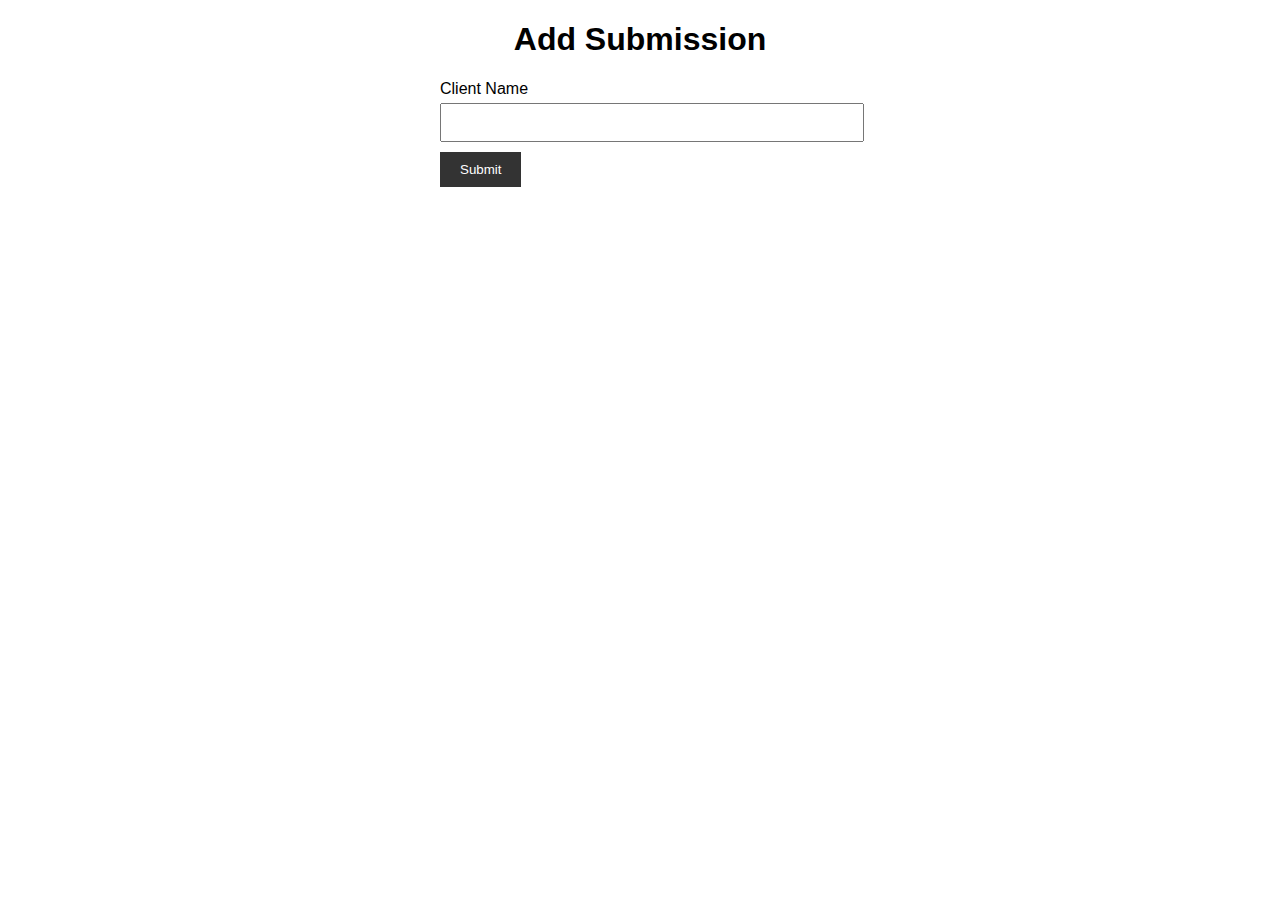
<file: add_submission.html>
<!DOCTYPE html>
<html lang="en">
<head>
    <meta charset="UTF-8">
    <meta name="viewport" content="width=device-width, initial-scale=1.0">
    <title>Add Submission</title>
    <link rel="stylesheet" href="styles.css">
</head>
<body>
    <h1>Add Submission</h1>
    <form>
        <label for="clientName">Client Name</label>
        <input type="text" id="clientName" required>
        <!-- Add other form fields for submission -->
        <button type="submit">Submit</button>
    </form>
</body>
</html>
</file>
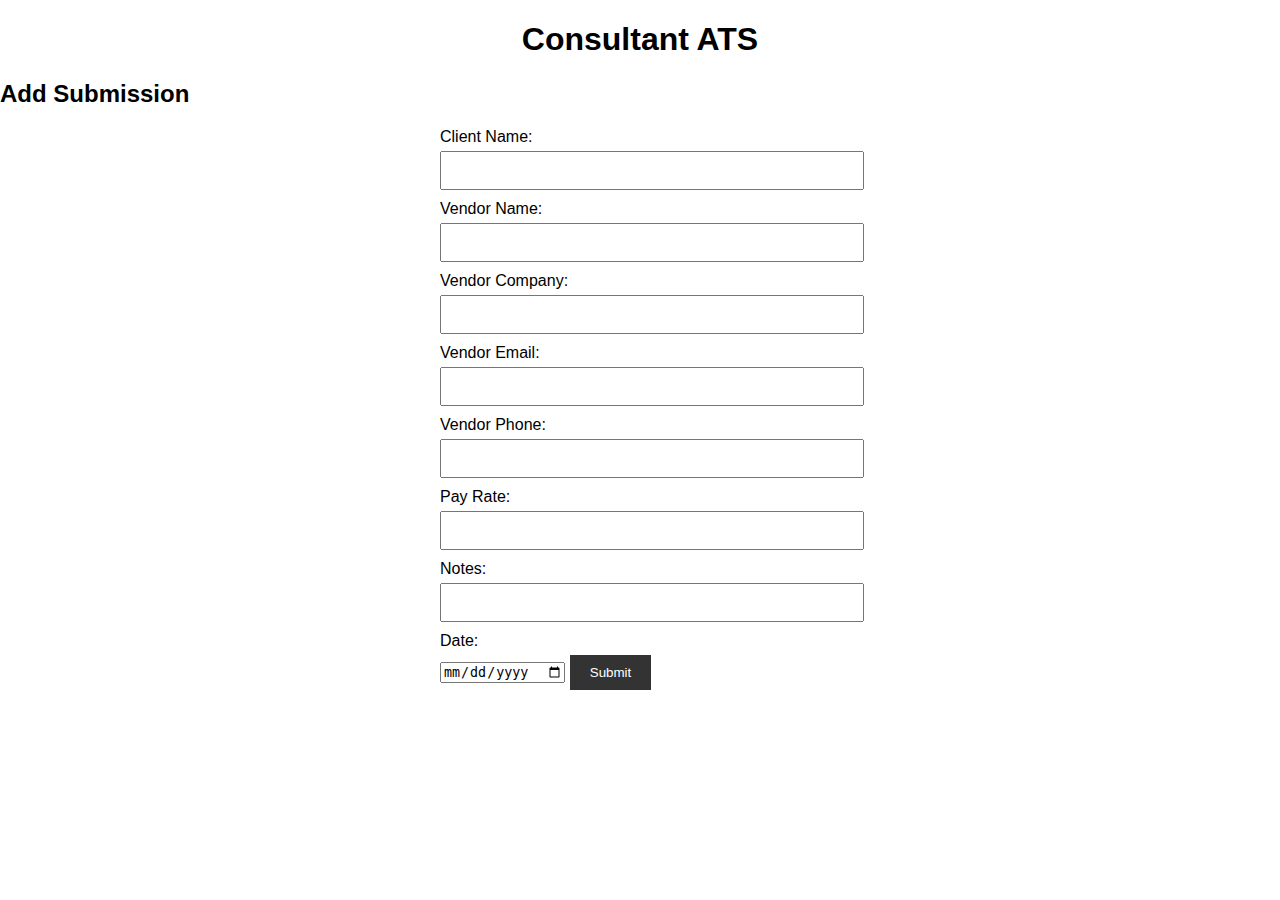
<file: basic.html>
<!DOCTYPE html>
<html lang="en">
<head>
    <meta charset="UTF-8">
    <meta name="viewport" content="width=device-width, initial-scale=1.0">
    <title>Consultant ATS</title>
    <link rel="stylesheet" href="styles.css"> <!-- Link to your CSS file -->
</head>
<body>
    <div class="container">
        <h1>Consultant ATS</h1>
        <h2>Add Submission</h2>
        <form id="submissionForm">
            <label for="clientName">Client Name:</label>
            <input type="text" id="clientName" required>

            <label for="vendorName">Vendor Name:</label>
            <input type="text" id="vendorName" required>

            <label for="vendorCompany">Vendor Company:</label>
            <input type="text" id="vendorCompany" required>

            <label for="vendorEmail">Vendor Email:</label>
            <input type="email" id="vendorEmail" required>

            <label for="vendorPhone">Vendor Phone:</label>
            <input type="text" id="vendorPhone" required>

            <label for="payRate">Pay Rate:</label>
            <input type="text" id="payRate" required>

            <label for="notes">Notes:</label>
            <input type="text" id="notes" required>

            <label for="date">Date:</label>
            <input type="date" id="date" required>

            <button type="submit" id="submitBtn">Submit</button>
        </form>
    </div>

    <script src="script.js"></script> <!-- Link to your JavaScript file -->
</body>
</html>
</file>
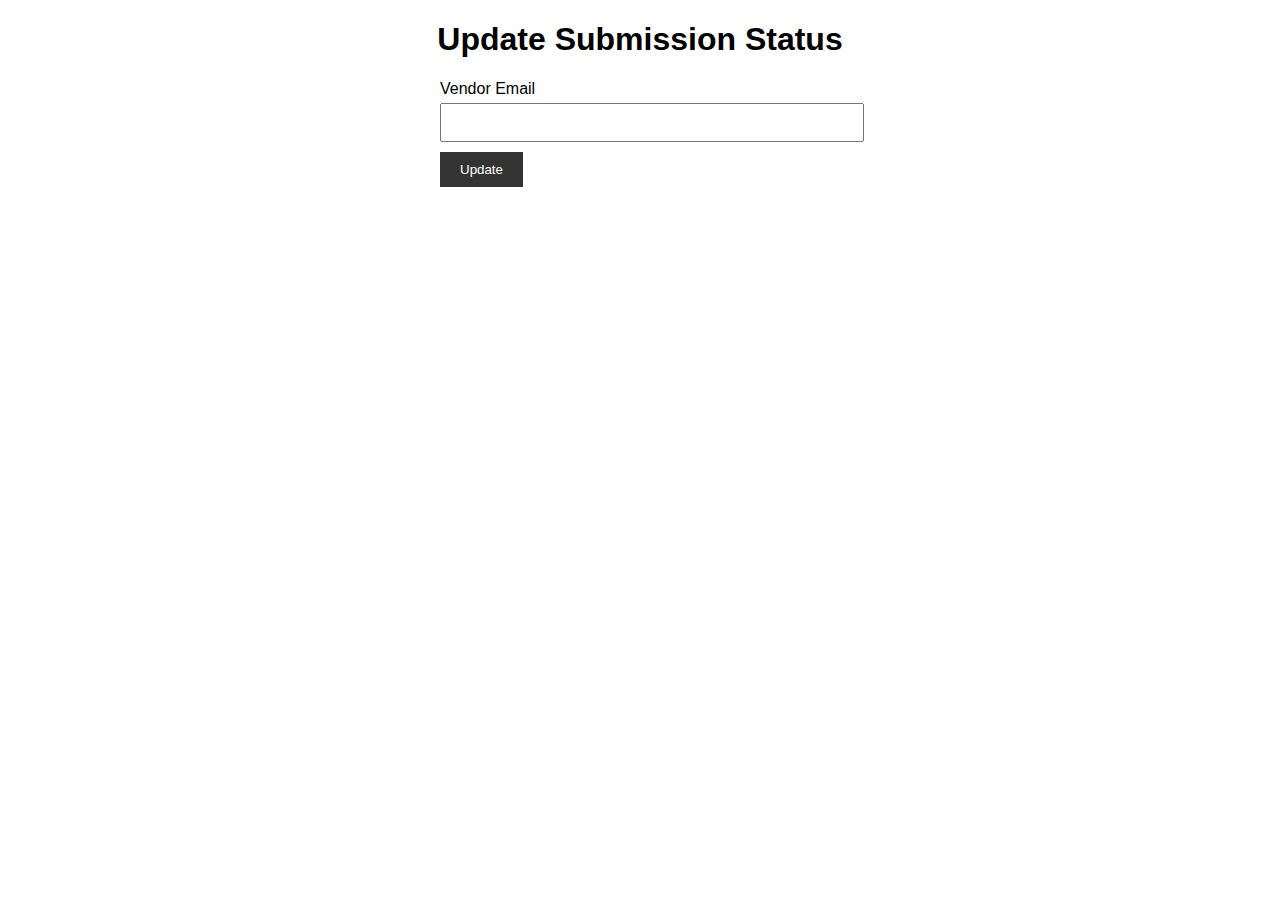
<file: update_status.html>
<!DOCTYPE html>
<html lang="en">
<head>
    <meta charset="UTF-8">
    <meta name="viewport" content="width=device-width, initial-scale=1.0">
    <title>Update Status</title>
    <link rel="stylesheet" href="styles.css">
</head>
<body>
    <h1>Update Submission Status</h1>
    <form>
        <label for="email">Vendor Email</label>
        <input type="email" id="email" required>
        <!-- Add other form fields for updating status -->
        <button type="submit">Update</button>
    </form>
</body>
</html>
</file>
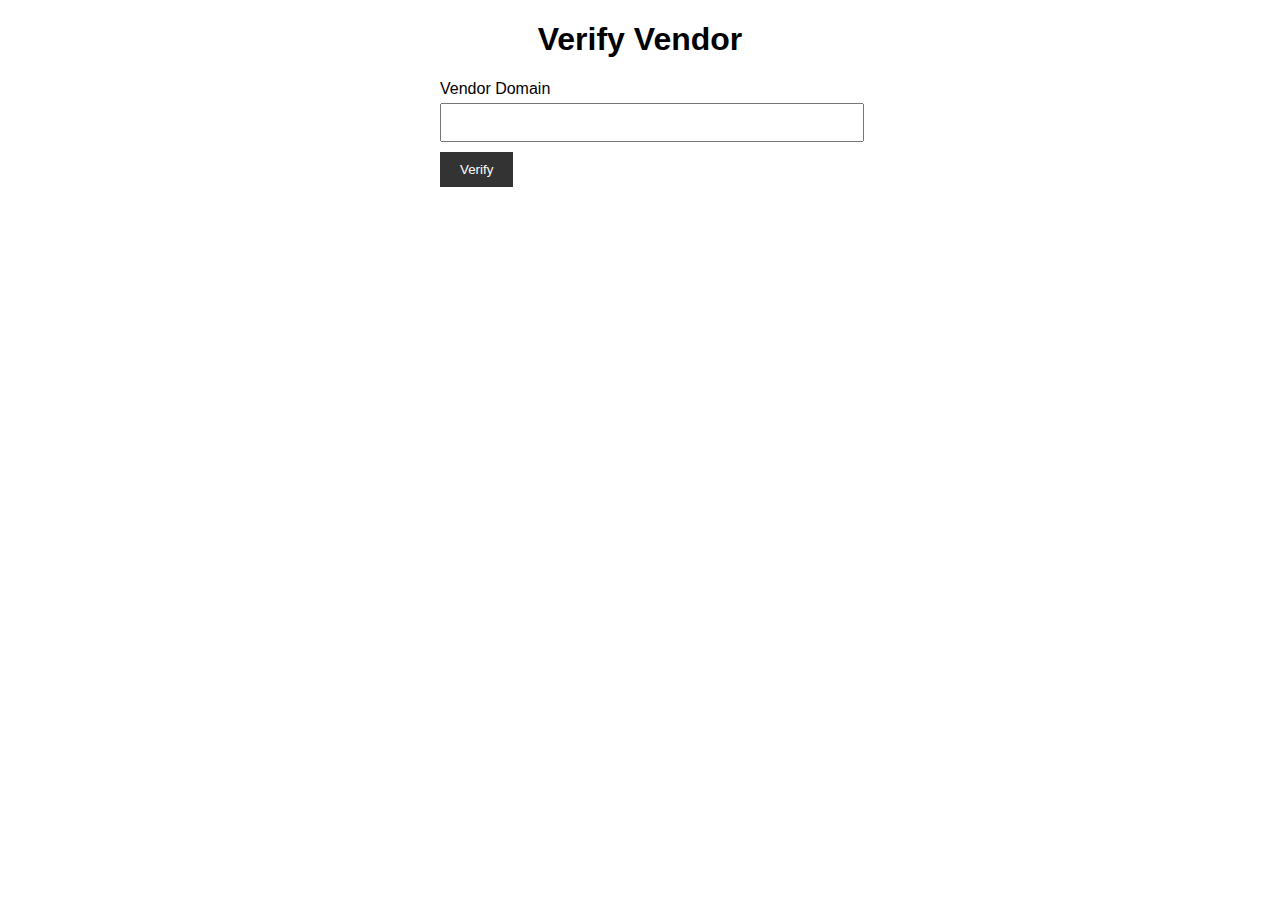
<file: verify_vendor.html>
<!DOCTYPE html>
<html lang="en">
<head>
    <meta charset="UTF-8">
    <meta name="viewport" content="width=device-width, initial-scale=1.0">
    <title>Verify Vendor</title>
    <link rel="stylesheet" href="styles.css">
</head>
<body>
    <h1>Verify Vendor</h1>
    <form>
        <label for="vendorDomain">Vendor Domain</label>
        <input type="text" id="vendorDomain" required>
        <button type="submit">Verify</button>
    </form>
    <div id="verifiedVendorDetails"></div>
</body>
</html>
</file>
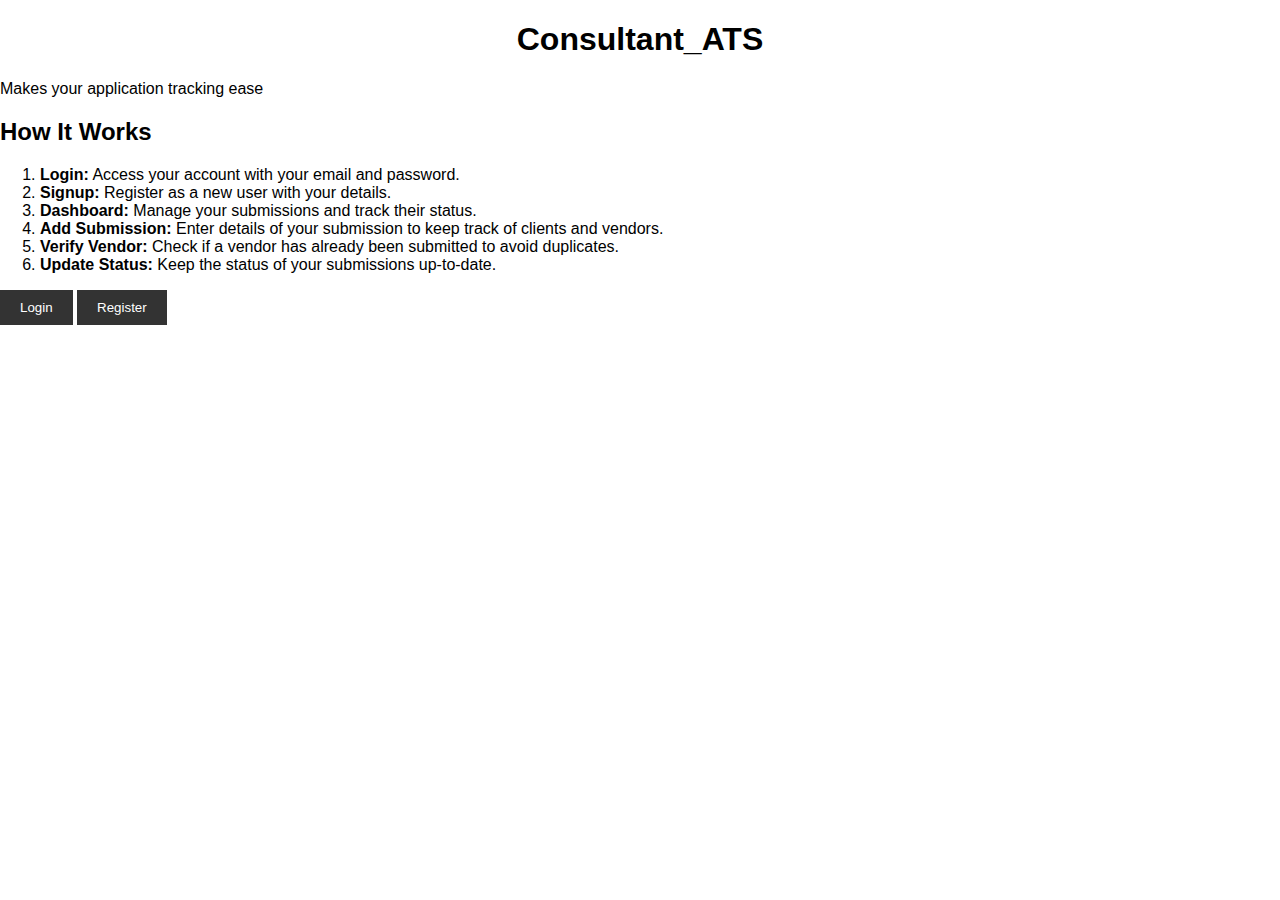
<file: Welcome.html>
<!DOCTYPE html>
<html lang="en">
<head>
    <meta charset="UTF-8">
    <meta name="viewport" content="width=device-width, initial-scale=1.0">
    <title>Consultant_ATS</title>
    <link rel="stylesheet" href="styles.css">
</head>
<body>
    <div class="container">
        <header>
            <h1>Consultant_ATS</h1>
            <p class="tagline">Makes your application tracking ease</p>
        </header>
        <main>
            <section class="workflow">
                <h2>How It Works</h2>
                <ol>
                    <li><strong>Login:</strong> Access your account with your email and password.</li>
                    <li><strong>Signup:</strong> Register as a new user with your details.</li>
                    <li><strong>Dashboard:</strong> Manage your submissions and track their status.</li>
                    <li><strong>Add Submission:</strong> Enter details of your submission to keep track of clients and vendors.</li>
                    <li><strong>Verify Vendor:</strong> Check if a vendor has already been submitted to avoid duplicates.</li>
                    <li><strong>Update Status:</strong> Keep the status of your submissions up-to-date.</li>
                </ol>
            </section>
            <div class="button-container">
                <button class="btn" onclick="window.location.href='/login'">Login</button>
                <button class="btn" onclick="window.location.href='/signup'">Register</button>
            </div>
        </main>
    </div>
</body>
</html>
</file>
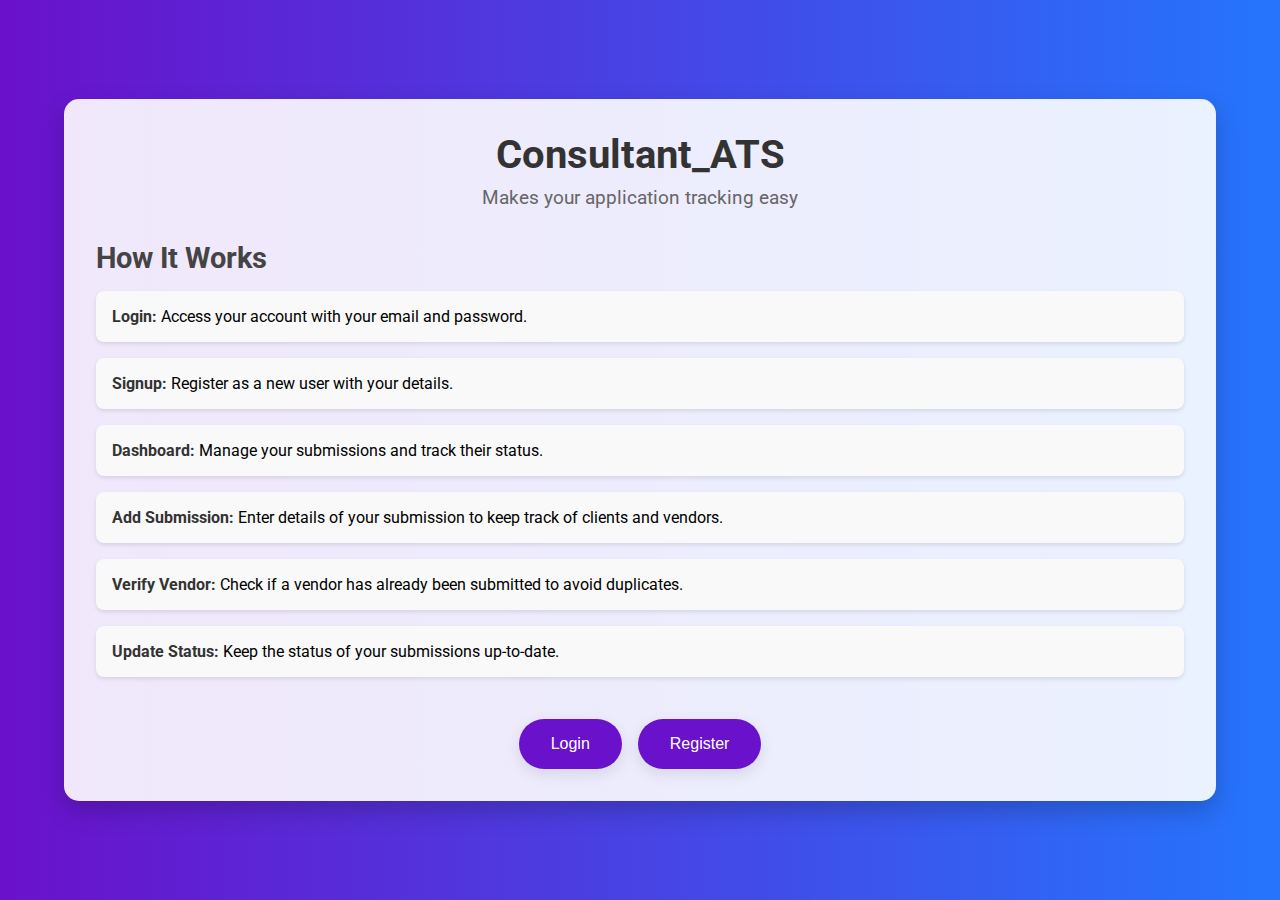
<file: Welcome/Welcome.html>
<!DOCTYPE html>
<html lang="en">
<head>
    <meta charset="UTF-8">
    <meta name="viewport" content="width=device-width, initial-scale=1.0">
    <title>Consultant_ATS</title>
    <link rel="stylesheet" href="styles.css">
</head>
<body>
    <div class="container">
        <header>
            <h1>Consultant_ATS</h1>
            <p class="tagline">Makes your application tracking easy</p>
        </header>
        <main>
            <section class="workflow">
                <h2>How It Works</h2>
                <ol>
                    <li><strong>Login:</strong> Access your account with your email and password.</li>
                    <li><strong>Signup:</strong> Register as a new user with your details.</li>
                    <li><strong>Dashboard:</strong> Manage your submissions and track their status.</li>
                    <li><strong>Add Submission:</strong> Enter details of your submission to keep track of clients and vendors.</li>
                    <li><strong>Verify Vendor:</strong> Check if a vendor has already been submitted to avoid duplicates.</li>
                    <li><strong>Update Status:</strong> Keep the status of your submissions up-to-date.</li>
                </ol>
            </section>
            <div class="button-container">
                <button class="btn" id="loginBtn">Login</button>
                <button class="btn" id="signupBtn">Register</button>
            </div>
        </main>
    </div>
    <script src="script.js"></script>
</body>
</html>
</file>
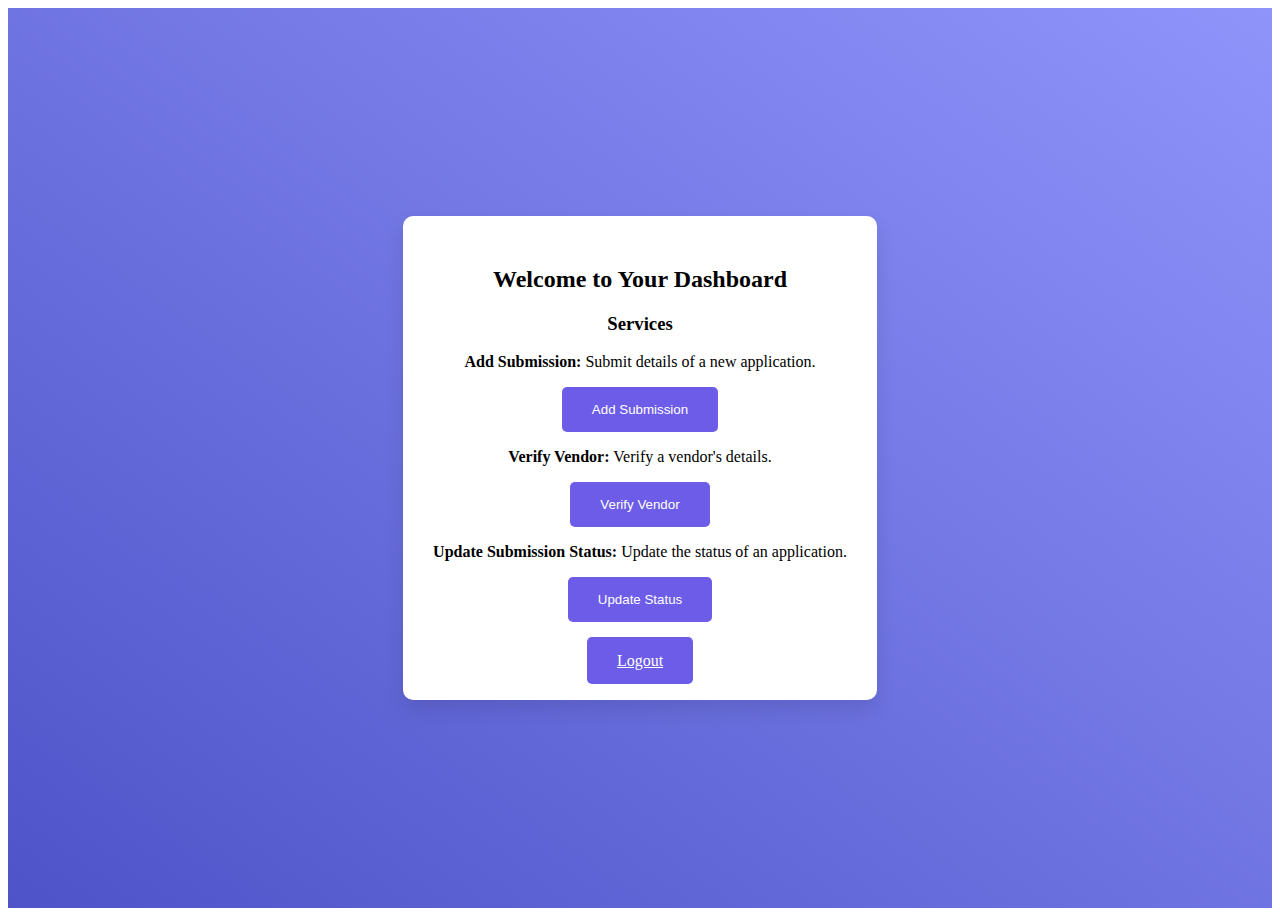
<file: Welcome/Dashboard/dashboard.html>
<!DOCTYPE html>
<html lang="en">
<head>
    <meta charset="UTF-8">
    <meta name="viewport" content="width=device-width, initial-scale=1.0">
    <title>User Dashboard - Consultant_ATS</title>
    <link rel="stylesheet" href="styles.css">
</head>
<body>
    <div class="dashboard-container">
        <div class="dashboard-content">
            <h2>Welcome to Your Dashboard</h2>
            <section class="service-section">
                <h3>Services</h3>
                <p><strong>Add Submission:</strong> Submit details of a new application.</p>
                <button id="addSubmissionBtn" class="btn">Add Submission</button>
                <p><strong>Verify Vendor:</strong> Verify a vendor's details.</p>
                <button id="verifyVendorBtn" class="btn">Verify Vendor</button>
                <p><strong>Update Submission Status:</strong> Update the status of an application.</p>
                <button id="updateStatusBtn" class="btn">Update Status</button>
            </section>
            <a href="logout.html" class="btn">Logout</a>
        </div>
    </div>
    <script src="dashboard.js"></script>
</body>
</html>
</file>
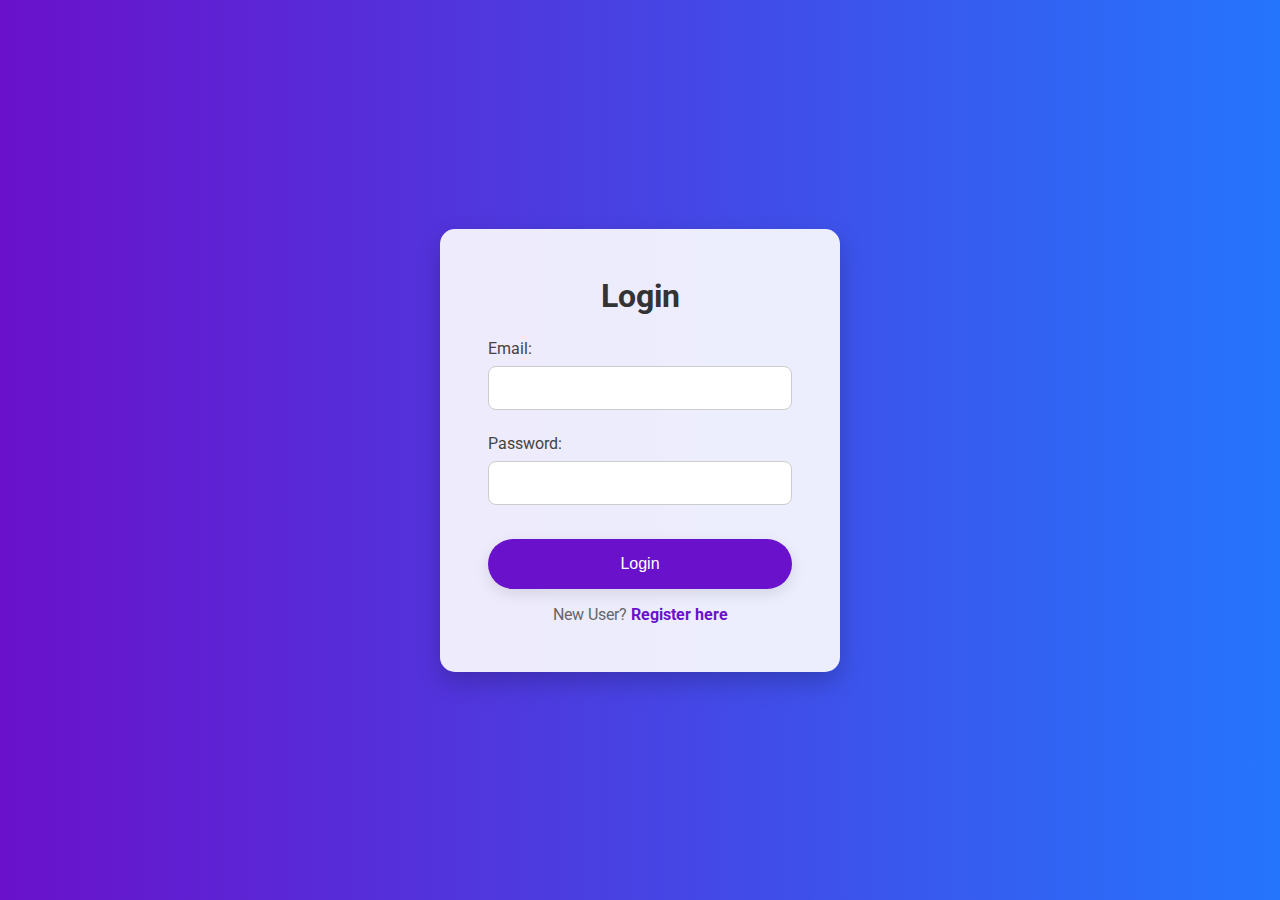
<file: Welcome/Login/login.html>
<!DOCTYPE html>
<html lang="en">
<head>
    <meta charset="UTF-8">
    <meta name="viewport" content="width=device-width, initial-scale=1.0">
    <title>Login - Consultant_ATS</title>
    <link rel="stylesheet" href="styles.css">
</head>
<body>
    <div class="login-container">
        <div class="login-box">
            <h2>Login</h2>
            <form id="loginForm">
                <div class="input-group">
                    <label for="email">Email:</label>
                    <input type="email" id="email" name="email" required>
                </div>
                <div class="input-group">
                    <label for="password">Password:</label>
                    <input type="password" id="password" name="password" required>
                </div>
                <button type="submit" class="btn">Login</button>
                <p class="signup-link">New User? <a href="file:///C:\Users\tharu\Desktop\Basic UI\Welcome\Register\register.html">Register here</a></p>
            </form>
        </div>
    </div>
    <script src="login.js"></script>
</body>
</html>
</file>
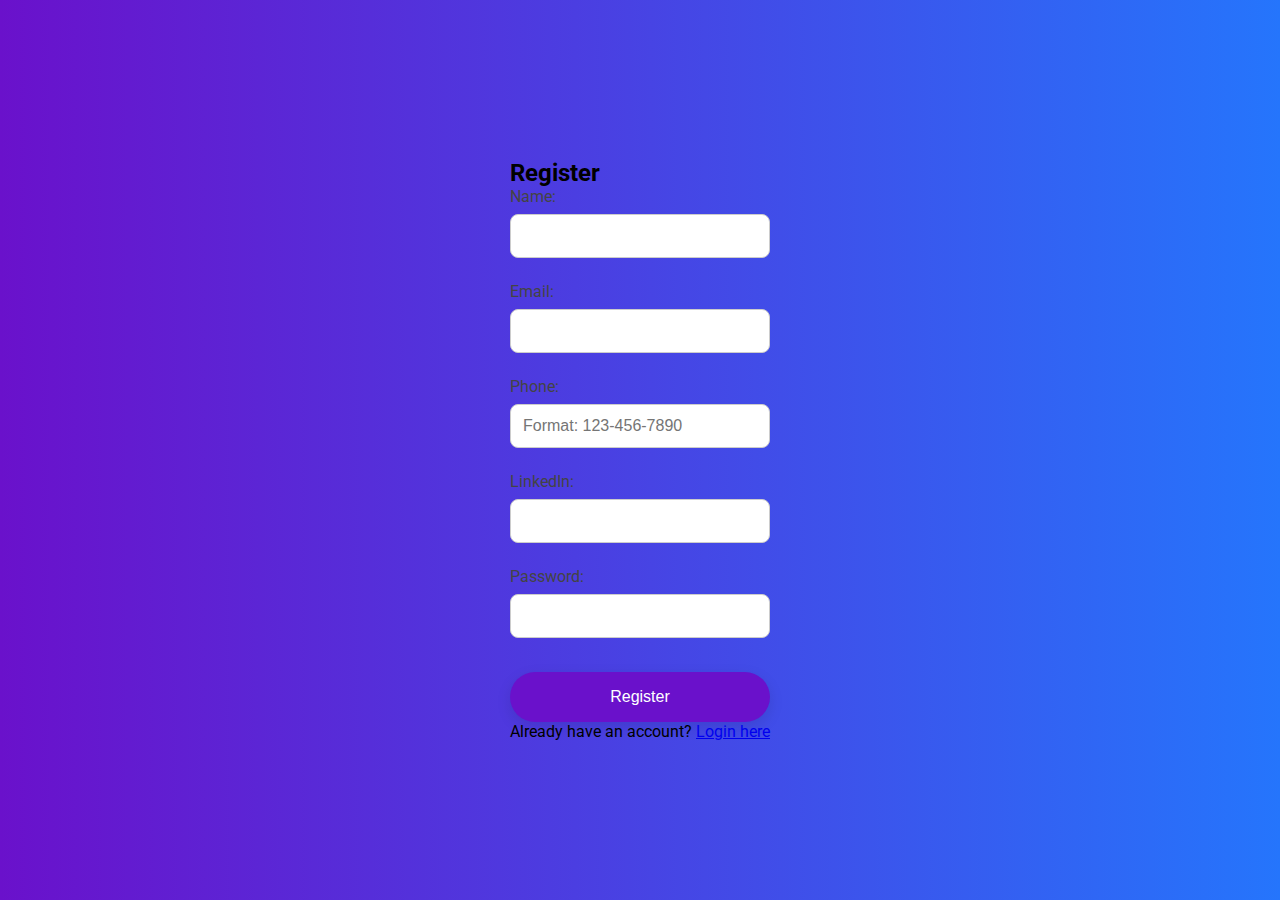
<file: Welcome/Register/register.html>
<!DOCTYPE html>
<html lang="en">
<head>
    <meta charset="UTF-8">
    <meta name="viewport" content="width=device-width, initial-scale=1.0">
    <title>Register - Consultant_ATS</title>
    <link rel="stylesheet" href="styles.css">
</head>
<body>
    <div class="signup-container">
        <div class="signup-box">
            <h2>Register</h2>
            <form id="signupForm">
                <div class="input-group">
                    <label for="name">Name:</label>
                    <input type="text" id="name" name="name" required>
                </div>
                <div class="input-group">
                    <label for="email">Email:</label>
                    <input type="email" id="email" name="email" required>
                </div>
                <div class="input-group">
                    <label for="phone">Phone:</label>
                    <input type="tel" id="phone" name="phone" pattern="[0-9]{3}-[0-9]{3}-[0-9]{4}" placeholder="Format: 123-456-7890" required>
                </div>
                <div class="input-group">
                    <label for="linkedin">LinkedIn:</label>
                    <input type="text" id="linkedin" name="linkedin">
                </div>
                <div class="input-group">
                    <label for="password">Password:</label>
                    <input type="password" id="password" name="password" required>
                </div>
                <button type="submit" class="btn">Register</button>
                <p class="login-link">Already have an account? <a href="file:///C:/Users/tharu/Desktop/Basic%20UI/Welcome/Login/login.html">Login here</a></p>
            </form>
        </div>
    </div>
    <script src="register.js"></script>
</body>
</html>
</file>
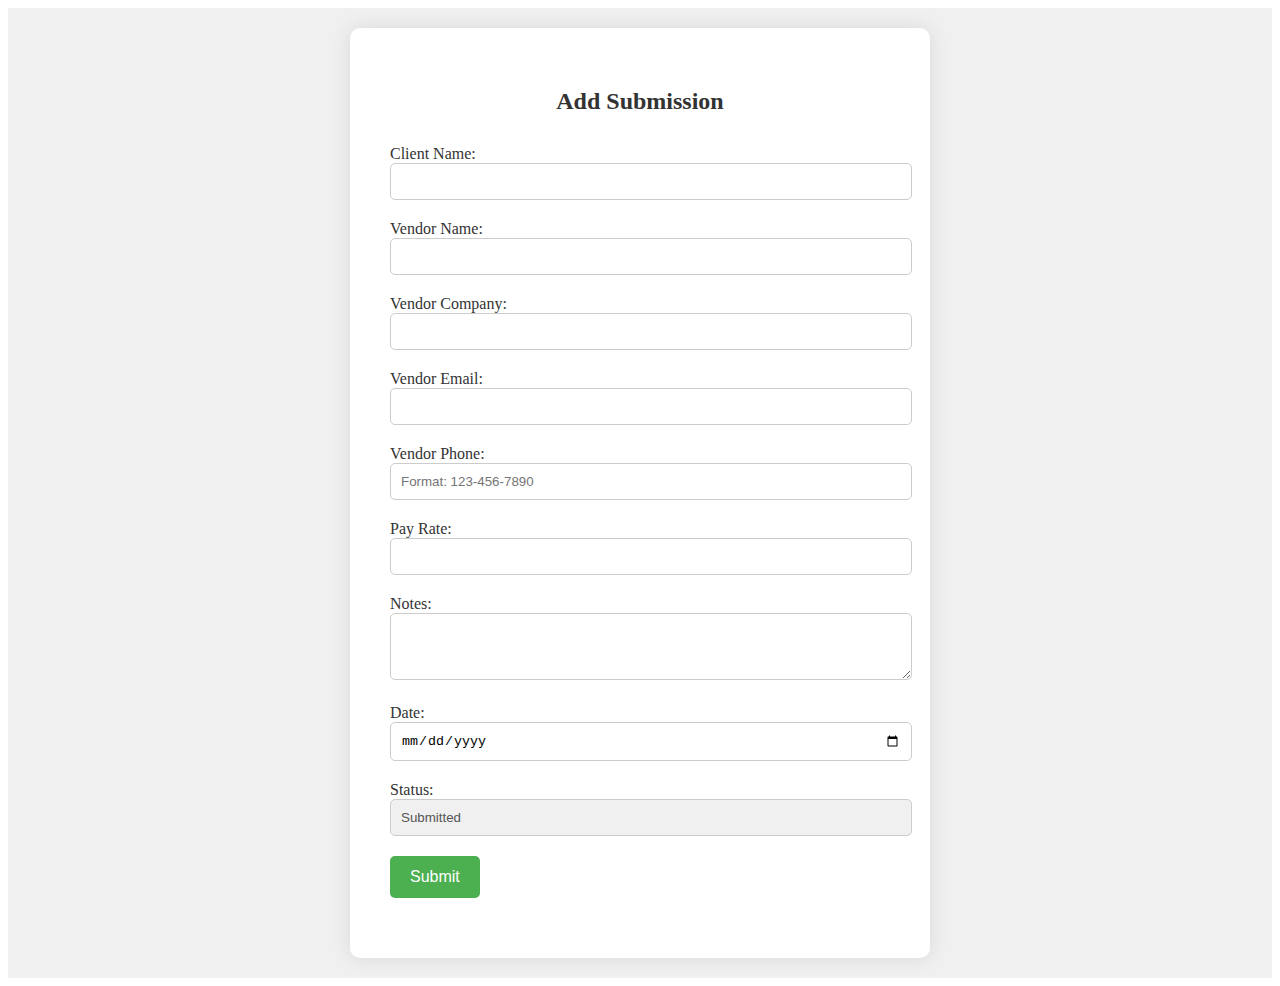
<file: Welcome/Dashboard/AddSubmission/add_submission.html>
<!DOCTYPE html>
<html lang="en">
<head>
    <meta charset="UTF-8">
    <meta name="viewport" content="width=device-width, initial-scale=1.0">
    <title>Add Submission - Consultant_ATS</title>
    <link rel="stylesheet" href="styles.css">
</head>
<body>
    <div class="container">
        <div class="content">
            <h2>Add Submission</h2>
            <form id="submissionForm">
                <div class="form-group">
                    <label for="clientName">Client Name:</label>
                    <input type="text" id="clientName" name="clientName" required>
                </div>
                <div class="form-group">
                    <label for="vendorName">Vendor Name:</label>
                    <input type="text" id="vendorName" name="vendorName" required>
                </div>
                <div class="form-group">
                    <label for="vendorCompany">Vendor Company:</label>
                    <input type="text" id="vendorCompany" name="vendorCompany" required>
                </div>
                <div class="form-group">
                    <label for="vendorEmail">Vendor Email:</label>
                    <input type="email" id="vendorEmail" name="vendorEmail" required>
                </div>
                <div class="form-group">
                    <label for="vendorPhone">Vendor Phone:</label>
                    <input type="tel" id="vendorPhone" name="vendorPhone" pattern="[0-9]{3}-[0-9]{3}-[0-9]{4}" placeholder="Format: 123-456-7890" required>
                </div>
                <div class="form-group">
                    <label for="payRate">Pay Rate:</label>
                    <input type="text" id="payRate" name="payRate" required>
                </div>
                <div class="form-group">
                    <label for="notes">Notes:</label>
                    <textarea id="notes" name="notes" rows="3"></textarea>
                </div>
                <div class="form-group">
                    <label for="date">Date:</label>
                    <input type="date" id="date" name="date" required>
                </div>
                <!-- Status Form Group -->
                <div class="form-group">
                    <label for="status">Status:</label>
                    <input type="text" id="status" name="status" value="Submitted" readonly>
                </div>
                <!-- Submit Button -->
                <div class="form-group">
                    <button type="submit" class="btn">Submit</button>
                </div>
            </form>
        </div>
    </div>
    <script src="add_submission.js"></script>
</body>
</html>
</file>
<file: styles.css>
body {
    font-family: Arial, sans-serif;
    margin: 0;
    padding: 0;
}

nav {
    background-color: #333;
    color: #fff;
    padding: 10px;
}

nav ul {
    list-style-type: none;
    margin: 0;
    padding: 0;
}

nav ul li {
    display: inline;
    margin-right: 20px;
}

nav ul li a {
    color: #fff;
    text-decoration: none;
}

h1 {
    text-align: center;
}

form {
    max-width: 400px;
    margin: 0 auto;
}

label {
    display: block;
    margin-bottom: 5px;
}

input[type="text"],
input[type="email"] {
    width: 100%;
    padding: 10px;
    margin-bottom: 10px;
}

button {
    background-color: #333;
    color: #fff;
    padding: 10px 20px;
    border: none;
    cursor: pointer;
}

button:hover {
    background-color: #555;
}
</file>
<file: Welcome/styles.css>
@import url('https://fonts.googleapis.com/css2?family=Roboto:wght@400;700&display=swap');

* {
    margin: 0;
    padding: 0;
    box-sizing: border-box;
}

body {
    font-family: 'Roboto', sans-serif;
    background: linear-gradient(to right, #6a11cb, #2575fc);
    display: flex;
    justify-content: center;
    align-items: center;
    min-height: 100vh;
    margin: 0;
    overflow-y: scroll;
}

.container {
    background: rgba(255, 255, 255, 0.9);
    padding: 2rem;
    border-radius: 15px;
    box-shadow: 0 10px 25px rgba(0, 0, 0, 0.2);
    max-width: 90%;
    width: 100%;
    max-height: 90vh;
    overflow-y: auto;
    text-align: center;
    margin: 20px;
}

header h1 {
    font-size: 2.5rem;
    color: #333;
    margin-bottom: 0.5rem;
}

.tagline {
    font-size: 1.2rem;
    color: #666;
    margin-bottom: 2rem;
}

.workflow {
    text-align: left;
    margin-bottom: 2rem;
}

.workflow h2 {
    font-size: 1.8rem;
    color: #444;
    margin-bottom: 1rem;
}

.workflow ol {
    list-style: none;
    padding: 0;
}

.workflow ol li {
    background: #f9f9f9;
    margin-bottom: 1rem;
    padding: 1rem;
    border-radius: 8px;
    box-shadow: 0 2px 4px rgba(0, 0, 0, 0.1);
    opacity: 0;
    transform: translateY(20px);
    transition: all 0.5s ease;
}

.workflow ol li.show {
    opacity: 1;
    transform: translateY(0);
}

.workflow ol li strong {
    color: #333;
}

.button-container {
    display: flex;
    justify-content: center;
    gap: 1rem;
    flex-wrap: wrap;
}

.btn {
    background-color: #6a11cb;
    border: none;
    color: white;
    padding: 1rem 2rem;
    text-align: center;
    text-decoration: none;
    display: inline-block;
    font-size: 1rem;
    border-radius: 25px;
    transition: background-color 0.3s, transform 0.3s;
    box-shadow: 0 5px 15px rgba(0, 0, 0, 0.1);
    margin-top: 10px;
}

.btn:hover {
    background-color: #2575fc;
    cursor: pointer;
    transform: translateY(-3px);
}

.btn:active {
    transform: translateY(1px);
}

/* Responsive Design */
@media (max-width: 768px) {
    .container {
        padding: 1.5rem;
    }

    header h1 {
        font-size: 2rem;
    }

    .tagline {
        font-size: 1rem;
    }

    .workflow h2 {
        font-size: 1.5rem;
    }

    .btn {
        padding: 0.8rem 1.5rem;
        font-size: 0.9rem;
    }
}
</file>
<file: Welcome/Dashboard/styles.css>
/* Dashboard Container */
.dashboard-container {
    display: flex;
    justify-content: center;
    align-items: center;
    height: 100vh;
    background: linear-gradient(to right top, #4e54c8, #8f94fb);
}

/* Dashboard Content */
.dashboard-content {
    background-color: #fff;
    padding: 30px;
    border-radius: 10px;
    box-shadow: 0 10px 20px rgba(0, 0, 0, 0.1);
    text-align: center;
    animation: fadeIn 0.5s ease-out;
}

@keyframes fadeIn {
    0% {
        opacity: 0;
        transform: translateY(-20px);
    }
    100% {
        opacity: 1;
        transform: translateY(0);
    }
}

/* Service Section */
.service-section {
    margin-bottom: 30px;
}

/* Service Buttons */
.btn {
    background-color: #6c5ce7;
    color: #fff;
    padding: 15px 30px;
    border: none;
    border-radius: 5px;
    cursor: pointer;
    transition: background-color 0.3s, transform 0.3s;
}

.btn:hover {
    background-color: #4a3dc6;
    transform: translateY(-3px);
}

/* Logout Button */
.logout-btn {
    background-color: #ff6b6b;
}

.logout-btn:hover {
    background-color: #e74c3c;
}
</file>
<file: Welcome/Login/styles.css>
@import url('https://fonts.googleapis.com/css2?family=Roboto:wght@400;700&display=swap');

* {
    margin: 0;
    padding: 0;
    box-sizing: border-box;
}

body {
    font-family: 'Roboto', sans-serif;
    background: linear-gradient(to right, #6a11cb, #2575fc);
    display: flex;
    justify-content: center;
    align-items: center;
    min-height: 100vh;
    margin: 0;
}

.login-container {
    background: rgba(255, 255, 255, 0.9);
    padding: 2rem;
    border-radius: 15px;
    box-shadow: 0 10px 25px rgba(0, 0, 0, 0.2);
    max-width: 400px;
    width: 100%;
    text-align: center;
}

.login-box {
    max-width: 100%;
    width: 100%;
    padding: 1rem;
}

.login-box h2 {
    font-size: 2rem;
    color: #333;
    margin-bottom: 1.5rem;
}

.input-group {
    margin-bottom: 1.5rem;
    text-align: left;
}

.input-group label {
    font-size: 1rem;
    color: #444;
    margin-bottom: 0.5rem;
    display: block;
}

.input-group input {
    width: 100%;
    padding: 0.75rem;
    border: 1px solid #ccc;
    border-radius: 8px;
    font-size: 1rem;
}

.btn {
    background-color: #6a11cb;
    border: none;
    color: white;
    padding: 1rem 2rem;
    text-align: center;
    text-decoration: none;
    display: inline-block;
    font-size: 1rem;
    border-radius: 25px;
    transition: background-color 0.3s, transform 0.3s;
    box-shadow: 0 5px 15px rgba(0, 0, 0, 0.1);
    margin-top: 10px;
    width: 100%;
}

.btn:hover {
    background-color: #2575fc;
    cursor: pointer;
    transform: translateY(-3px);
}

.btn:active {
    transform: translateY(1px);
}

.signup-link {
    margin-top: 1rem;
    font-size: 1rem;
    color: #666;
}

.signup-link a {
    color: #6a11cb;
    text-decoration: none;
    font-weight: bold;
}

.signup-link a:hover {
    text-decoration: underline;
}

/* Responsive Design */
@media (max-width: 768px) {
    .login-container {
        padding: 1.5rem;
    }

    .login-box h2 {
        font-size: 1.5rem;
    }

    .input-group label {
        font-size: 0.9rem;
    }

    .input-group input {
        padding: 0.5rem;
    }

    .btn {
        padding: 0.8rem 1.5rem;
        font-size: 0.9rem;
    }
}
</file>
<file: Welcome/Register/styles.css>
@import url('https://fonts.googleapis.com/css2?family=Roboto:wght@400;700&display=swap');

* {
    margin: 0;
    padding: 0;
    box-sizing: border-box;
}

body {
    font-family: 'Roboto', sans-serif;
    background: linear-gradient(to right, #6a11cb, #2575fc);
    display: flex;
    justify-content: center;
    align-items: center;
    min-height: 100vh;
    margin: 0;
}

.login-container {
    background: rgba(255, 255, 255, 0.9);
    padding: 2rem;
    border-radius: 15px;
    box-shadow: 0 10px 25px rgba(0, 0, 0, 0.2);
    max-width: 400px;
    width: 100%;
    text-align: center;
}

.login-box {
    max-width: 100%;
    width: 100%;
    padding: 1rem;
}

.login-box h2 {
    font-size: 2rem;
    color: #333;
    margin-bottom: 1.5rem;
}

.input-group {
    margin-bottom: 1.5rem;
    text-align: left;
}

.input-group label {
    font-size: 1rem;
    color: #444;
    margin-bottom: 0.5rem;
    display: block;
}

.input-group input {
    width: 100%;
    padding: 0.75rem;
    border: 1px solid #ccc;
    border-radius: 8px;
    font-size: 1rem;
}

.btn {
    background-color: #6a11cb;
    border: none;
    color: white;
    padding: 1rem 2rem;
    text-align: center;
    text-decoration: none;
    display: inline-block;
    font-size: 1rem;
    border-radius: 25px;
    transition: background-color 0.3s, transform 0.3s;
    box-shadow: 0 5px 15px rgba(0, 0, 0, 0.1);
    margin-top: 10px;
    width: 100%;
}

.btn:hover {
    background-color: #2575fc;
    cursor: pointer;
    transform: translateY(-3px);
}

.btn:active {
    transform: translateY(1px);
}

.signup-link {
    margin-top: 1rem;
    font-size: 1rem;
    color: #666;
}

.signup-link a {
    color: #6a11cb;
    text-decoration: none;
    font-weight: bold;
}

.signup-link a:hover {
    text-decoration: underline;
}

/* Responsive Design */
@media (max-width: 768px) {
    .login-container {
        padding: 1.5rem;
    }

    .login-box h2 {
        font-size: 1.5rem;
    }

    .input-group label {
        font-size: 0.9rem;
    }

    .input-group input {
        padding: 0.5rem;
    }

    .btn {
        padding: 0.8rem 1.5rem;
        font-size: 0.9rem;
    }
}
</file>
<file: Welcome/Dashboard/AddSubmission/styles.css>
/* Container */
.container {
    display: flex;
    justify-content: center;
    align-items: center;
    min-height: 100vh; /* Change height to min-height */
    background-color: #f0f0f0;
    padding: 20px; /* Add padding */
    box-sizing: border-box; /* Ensure padding is included in height */
    overflow-y: auto; /* Enable vertical scrolling */
}

/* Content */
.content {
    background-color: #ffffff;
    border-radius: 10px;
    box-shadow: 0 0 20px rgba(0, 0, 0, 0.1);
    padding: 40px;
    max-width: 500px;
    width: 100%;
}

/* Heading */
.content h2 {
    color: #333;
    font-size: 24px;
    margin-bottom: 30px;
    text-align: center;
}

/* Form */
form {
    display: flex;
    flex-direction: column;
}

/* Form Group */
.form-group {
    margin-bottom: 20px;
}

/* Label */
label {
    color: #333;
    font-size: 16px;
    margin-bottom: 8px;
}

/* Input */
input[type="text"],
input[type="email"],
input[type="tel"],
input[type="date"],
textarea {
    border: 1px solid #ccc;
    border-radius: 5px;
    padding: 10px;
    width: 100%;
}

/* Status Input (Read-only) */
#status {
    background-color: #f0f0f0;
    color: #555;
    cursor: not-allowed;
}

/* Submit Button */
.btn {
    background-color: #4CAF50;
    border: none;
    border-radius: 5px;
    color: white;
    cursor: pointer;
    font-size: 16px;
    padding: 12px 20px;
    text-align: center;
    text-decoration: none;
    transition: background-color 0.3s;
}

.btn:hover {
    background-color: #45a049;
}
</file>
